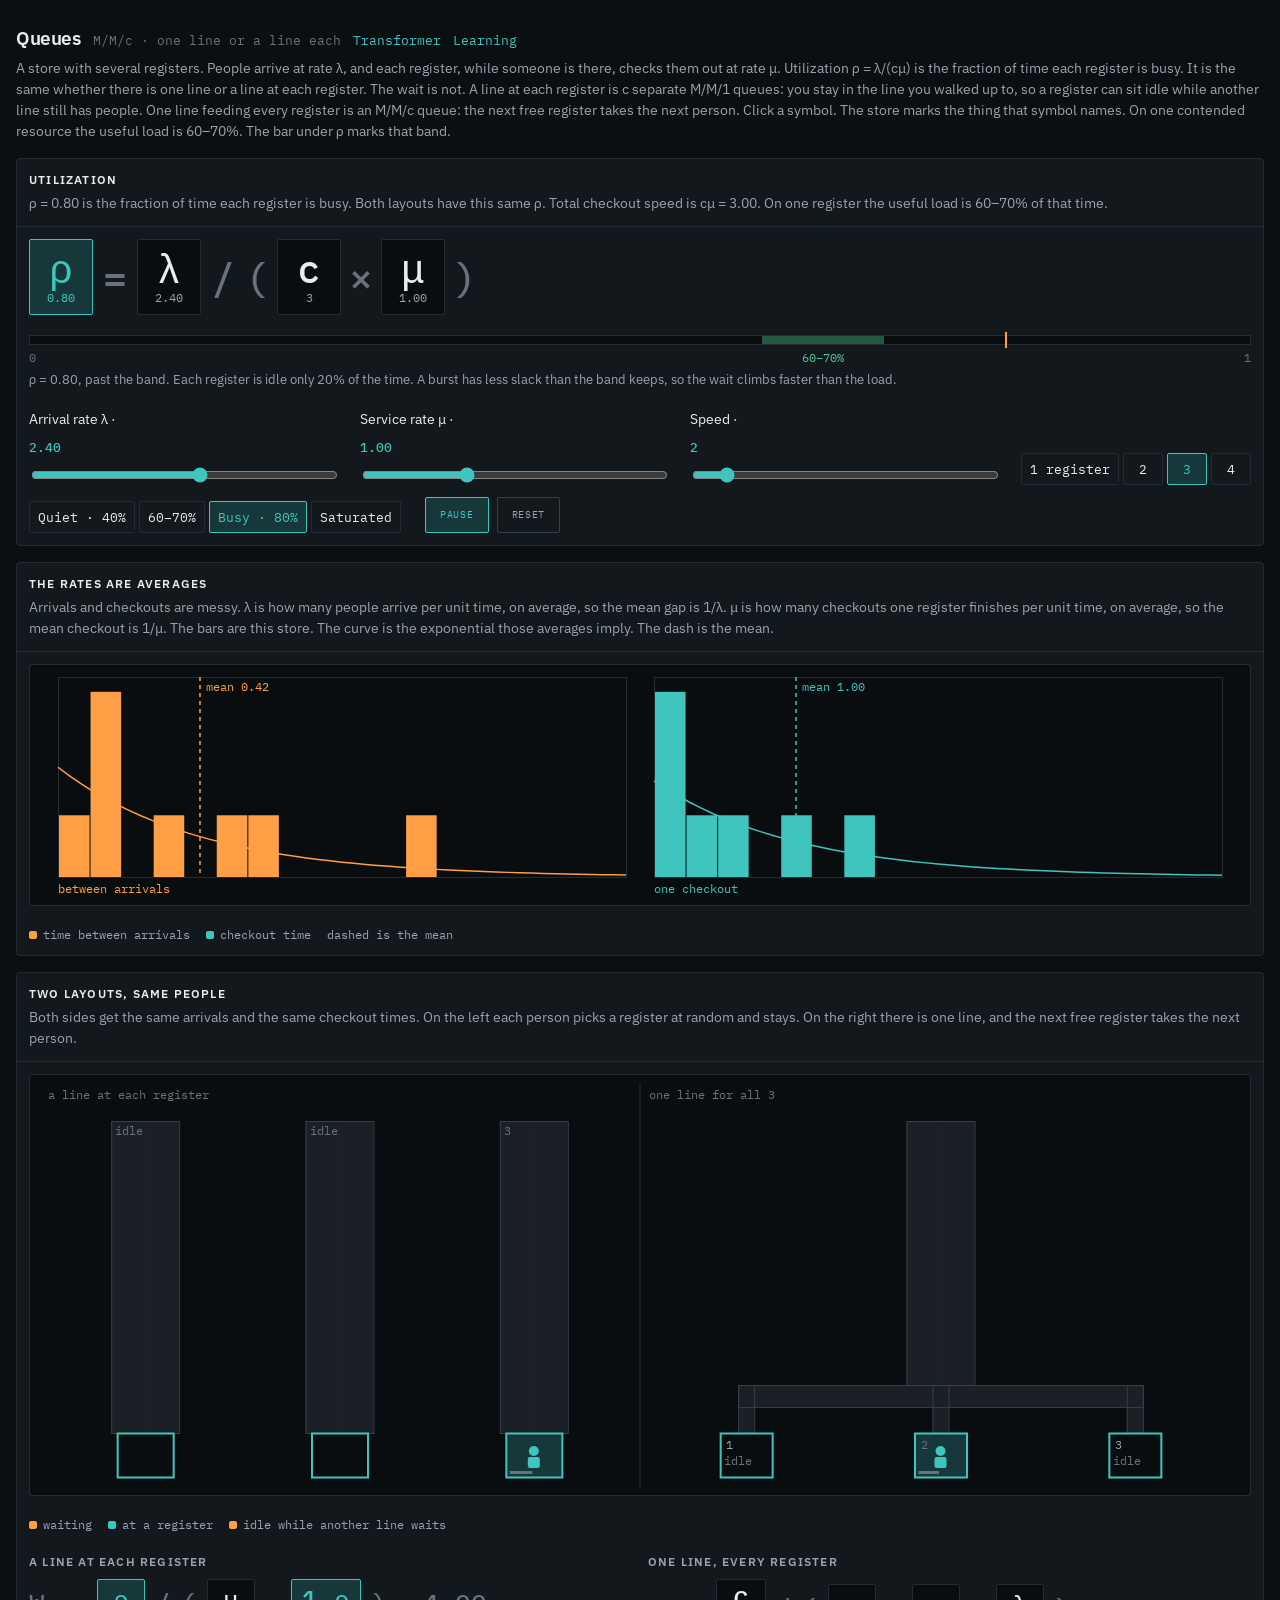
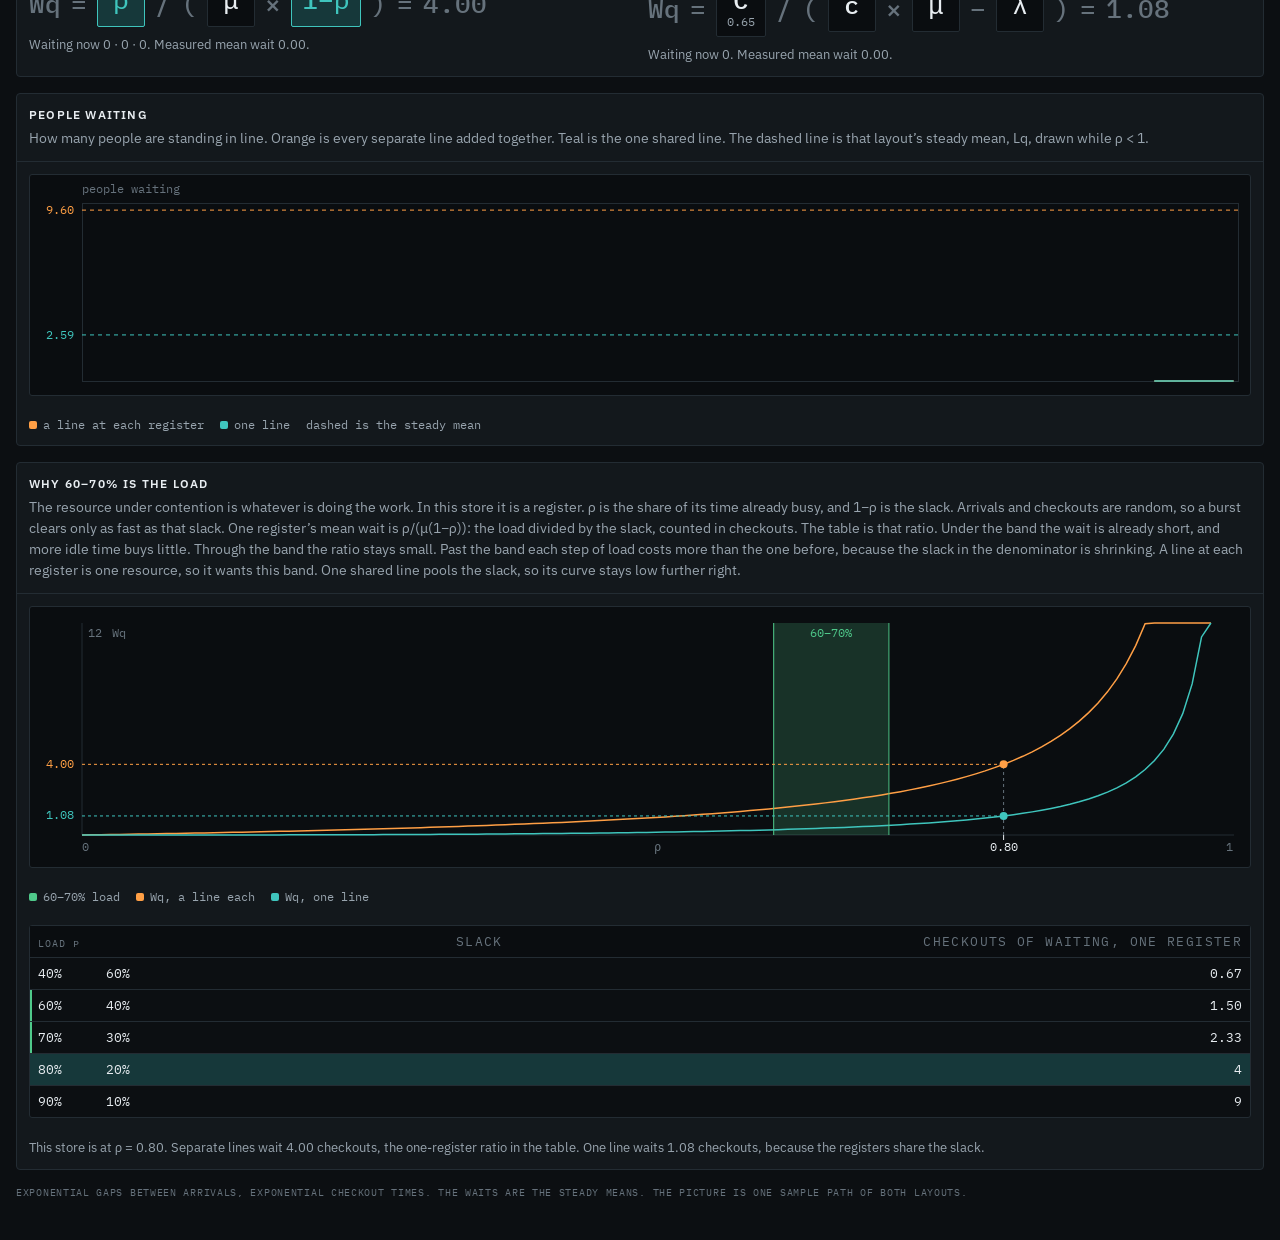
<file: transformers/queue/index.html>
<!doctype html>
<html lang="en">
<head>
<meta charset="utf-8">
<meta name="viewport" content="width=device-width, initial-scale=1">
<title>Queues</title>
<link rel="preconnect" href="https://fonts.googleapis.com">
<link rel="stylesheet" href="https://fonts.googleapis.com/css2?family=IBM+Plex+Mono:wght@400;500&family=IBM+Plex+Sans:wght@400;600&display=swap">
<link rel="stylesheet" href="../style.css">
<script type="module" src="src/app.js"></script>
</head>
<body>
<main class="page">

  <header class="head">
    <div class="head-row">
      <h1>Queues</h1>
      <span class="mono-id">M/M/c · one line or a line each</span>
      <a class="mono-id" href="../">Transformer</a>
      <a class="mono-id" href="../learn/">Learning</a>
    </div>
    <p class="muted">A store with several registers. People arrive at rate λ, and each register, while someone is there, checks them out at rate μ. Utilization ρ = λ/(cμ) is the fraction of time each register is busy. It is the same whether there is one line or a line at each register. The wait is not. A line at each register is c separate M/M/1 queues: you stay in the line you walked up to, so a register can sit idle while another line still has people. One line feeding every register is an M/M/c queue: the next free register takes the next person. Click a symbol. The store marks the thing that symbol names. On one contended resource the useful load is 60–70%. The bar under ρ marks that band.</p>
  </header>

  <section class="panel">
    <div class="panel-h">
      <h2>Utilization</h2>
      <p class="muted" id="formulaNote"></p>
    </div>
    <div class="panel-b">
      <div class="formula" id="formula">
        <button type="button" data-part="rho" aria-pressed="true"><span class="sym">ρ</span><span class="subn" id="nRho">—</span></button>
        <span class="op">=</span>
        <button type="button" data-part="lam"><span class="sym">λ</span><span class="subn" id="nLam">—</span></button>
        <span class="op">/</span>
        <span class="group">
          <span class="op">(</span>
          <button type="button" data-part="c"><span class="sym">c</span><span class="subn" id="nC">—</span></button>
          <span class="op">×</span>
          <button type="button" data-part="mu"><span class="sym">μ</span><span class="subn" id="nMu">—</span></button>
          <span class="op">)</span>
        </span>
      </div>
      <div class="load">
        <div class="load-track" aria-hidden="true">
          <i class="load-band"></i>
          <i class="load-mark" id="loadMark"></i>
        </div>
        <div class="load-scale" aria-hidden="true">
          <span class="zero">0</span>
          <span class="band">60–70%</span>
          <span class="one">1</span>
        </div>
        <p class="note" id="loadWhy"></p>
      </div>
      <div class="controls">
        <label class="stack grow">Arrival rate λ · <span id="lamText" class="step-name">2.40</span>
          <input id="lam" type="range" min="0.4" max="4" step="0.1" value="2.4" aria-label="Arrival rate">
        </label>
        <label class="stack grow">Service rate μ · <span id="muText" class="step-name">1.00</span>
          <input id="mu" type="range" min="0.5" max="2" step="0.1" value="1" aria-label="Service rate">
        </label>
        <label class="stack grow">Speed · <span id="spdText" class="step-name">2</span>
          <input id="spd" type="range" min="1" max="12" step="1" value="2" aria-label="Speed">
        </label>
        <div class="chips" id="counts">
          <button class="chip small" type="button" data-c="1">1 register</button>
          <button class="chip small" type="button" data-c="2">2</button>
          <button class="chip small" type="button" data-c="3">3</button>
          <button class="chip small" type="button" data-c="4">4</button>
        </div>
        <div class="chips" id="presets">
          <button class="chip small" type="button" data-l="1.2" data-m="1" data-c="3">Quiet · 40%</button>
          <button class="chip small" type="button" data-l="2" data-m="1" data-c="3">60–70%</button>
          <button class="chip small" type="button" data-l="2.4" data-m="1" data-c="3">Busy · 80%</button>
          <button class="chip small" type="button" data-l="3.6" data-m="1" data-c="3">Saturated</button>
        </div>
        <div class="row">
          <button id="run" class="btn pri" type="button">Pause</button>
          <button id="reset" class="btn" type="button">Reset</button>
        </div>
      </div>
    </div>
  </section>

  <section class="panel">
    <div class="panel-h">
      <h2>The rates are averages</h2>
      <p class="muted">Arrivals and checkouts are messy. λ is how many people arrive per unit time, on average, so the mean gap is 1/λ. μ is how many checkouts one register finishes per unit time, on average, so the mean checkout is 1/μ. The bars are this store. The curve is the exponential those averages imply. The dash is the mean.</p>
    </div>
    <div class="panel-b">
      <div class="viewport"><canvas id="dist" class="cv still dist" aria-label="Distributions of the time between arrivals and of checkout time. Each has a mean marked."></canvas></div>
      <div class="legend">
        <span><i style="background:var(--high)"></i>time between arrivals</span>
        <span><i style="background:var(--accent)"></i>checkout time</span>
        <span>dashed is the mean</span>
      </div>
    </div>
  </section>

  <section class="panel">
    <div class="panel-h">
      <h2>Two layouts, same people</h2>
      <p class="muted">Both sides get the same arrivals and the same checkout times. On the left each person picks a register at random and stays. On the right there is one line, and the next free register takes the next person.</p>
    </div>
    <div class="panel-b">
      <div class="viewport"><canvas id="store" class="cv still store" tabindex="0" aria-label="Two supermarkets. The left has a line at each register. The right has one line and several registers."></canvas></div>
      <div class="legend">
        <span><i style="background:var(--high)"></i>waiting</span>
        <span><i style="background:var(--accent)"></i>at a register</span>
        <span><i style="background:var(--high)"></i>idle while another line waits</span>
      </div>
      <div class="pair">
        <div class="stack">
          <button type="button" class="layout" data-part="lanes">A line at each register</button>
          <div class="formula sub">
            <span class="op">Wq</span>
            <span class="op">=</span>
            <button type="button" data-part="rho"><span class="sym">ρ</span></button>
            <span class="op">/</span>
            <span class="op">(</span>
            <button type="button" data-part="mu"><span class="sym">μ</span></button>
            <span class="op">×</span>
            <button type="button" data-part="rho"><span class="sym">1−ρ</span></button>
            <span class="op">)</span>
            <span class="op">=</span>
            <span class="op" id="wLanes">—</span>
          </div>
          <p class="note" id="measLanes"></p>
        </div>
        <div class="stack">
          <button type="button" class="layout" data-part="shared">One line, every register</button>
          <div class="formula sub">
            <span class="op">Wq</span>
            <span class="op">=</span>
            <button type="button" data-part="pool"><span class="sym">C</span><span class="subn" id="nErlang">—</span></button>
            <span class="op">/</span>
            <span class="op">(</span>
            <button type="button" data-part="c"><span class="sym">c</span></button>
            <span class="op">×</span>
            <button type="button" data-part="mu"><span class="sym">μ</span></button>
            <span class="op">−</span>
            <button type="button" data-part="lam"><span class="sym">λ</span></button>
            <span class="op">)</span>
            <span class="op">=</span>
            <span class="op" id="wShared">—</span>
          </div>
          <p class="note" id="measShared"></p>
        </div>
      </div>
    </div>
  </section>

  <section class="panel">
    <div class="panel-h">
      <h2>People waiting</h2>
      <p class="muted">How many people are standing in line. Orange is every separate line added together. Teal is the one shared line. The dashed line is that layout’s steady mean, Lq, drawn while ρ &lt; 1.</p>
    </div>
    <div class="panel-b">
      <div class="viewport"><canvas id="trace" class="cv still trace" aria-label="People waiting over time. Orange is a line at each register. Teal is one shared line. Each dashed mean is numbered on the left."></canvas></div>
      <div class="legend">
        <span><i style="background:var(--high)"></i>a line at each register</span>
        <span><i style="background:var(--accent)"></i>one line</span>
        <span>dashed is the steady mean</span>
      </div>
    </div>
  </section>

  <section class="panel">
    <div class="panel-h">
      <h2>Why 60–70% is the load</h2>
      <p class="muted">The resource under contention is whatever is doing the work. In this store it is a register. ρ is the share of its time already busy, and 1−ρ is the slack. Arrivals and checkouts are random, so a burst clears only as fast as that slack. One register’s mean wait is ρ/(μ(1−ρ)): the load divided by the slack, counted in checkouts. The table is that ratio. Under the band the wait is already short, and more idle time buys little. Through the band the ratio stays small. Past the band each step of load costs more than the one before, because the slack in the denominator is shrinking. A line at each register is one resource, so it wants this band. One shared line pools the slack, so its curve stays low further right.</p>
    </div>
    <div class="panel-b">
      <div class="viewport"><canvas id="knee" class="cv still knee" aria-label="Mean wait against utilization. Lines from this store’s dots meet the wait on the left and the utilization on the bottom. A band marks 60 to 70 percent."></canvas></div>
      <div class="legend">
        <span><i style="background:var(--ok)"></i>60–70% load</span>
        <span><i style="background:var(--high)"></i>Wq, a line each</span>
        <span><i style="background:var(--accent)"></i>Wq, one line</span>
      </div>
      <div class="table" id="bandTable">
        <div class="tr th">
          <span class="lbl" style="flex:1">load ρ</span>
          <span class="lbl num">slack</span>
          <span class="lbl num wide">checkouts of waiting, one register</span>
        </div>
        <div class="tr" data-lo="0" data-hi="0.6"><span class="mono">40%</span><span class="num">60%</span><span class="num wide">0.67</span></div>
        <div class="tr band" data-lo="0.6" data-hi="0.65"><span class="mono">60%</span><span class="num">40%</span><span class="num wide">1.50</span></div>
        <div class="tr band" data-lo="0.65" data-hi="0.7"><span class="mono">70%</span><span class="num">30%</span><span class="num wide">2.33</span></div>
        <div class="tr" data-lo="0.7" data-hi="0.85"><span class="mono">80%</span><span class="num">20%</span><span class="num wide">4</span></div>
        <div class="tr" data-lo="0.85" data-hi="1"><span class="mono">90%</span><span class="num">10%</span><span class="num wide">9</span></div>
      </div>
      <p class="note" id="kneeWhy"></p>
    </div>
  </section>

  <p class="foot">Exponential gaps between arrivals, exponential checkout times. The waits are the steady means. The picture is one sample path of both layouts.</p>

</main>
</body>
</html>
</file>
<file: transformers/style.css>
/* rAIdteam design tokens (dark only). Flat surfaces, 1px hairlines, square radii, one interactive hue. */
:root {
  --bg: #0c0f12; --panel: #13181c; --raised: #1a2026; --sunk: #0a0d10;
  --fg: #e8edf1; --muted: #98a4ae; --faint: #66727c;
  --rule: #232c33; --rule-hi: #33404a;
  --accent: #3fc5bd; --accent-dim: #16383a;
  --crit: #ff6b63; --high: #ff9f45; --med: #e8c44a; --low: #7f8b95; --ok: #4fc98a; --absent: #b07a8a;
  --r-sm: 2px; --r-md: 3px; --r-lg: 4px;
  --sans: "IBM Plex Sans", ui-sans-serif, system-ui, sans-serif;
  --mono: "IBM Plex Mono", ui-monospace, SFMono-Regular, Menlo, monospace;
  color-scheme: dark;
}
* { box-sizing: border-box; }
body { margin: 0; background: var(--bg); color: var(--fg); font: 400 14px/21px var(--sans); }
button { font: inherit; color: inherit; }
a { color: var(--accent); }
a.mono-id { color: var(--accent); text-decoration: none; }
a.mono-id:hover { text-decoration: underline; }
:focus-visible { outline: 2px solid var(--accent); outline-offset: 1px; }
[hidden] { display: none !important; }

.page { margin: 0 auto; padding: 24px 16px 40px; display: flex; flex-direction: column; gap: 16px; }
.head { display: flex; flex-direction: column; gap: 6px; }
.head-row { display: flex; flex-wrap: wrap; align-items: baseline; gap: 4px 12px; }
h1 { margin: 0; font-size: 19px; line-height: 28px; font-weight: 600; letter-spacing: -0.02em; }
h2 { margin: 0; font-size: 12px; line-height: 18px; font-weight: 600; letter-spacing: .1em; text-transform: uppercase; }
p { margin: 0; }
.mono-id { font: 400 12.5px/19px var(--mono); color: var(--faint); }
.muted { color: var(--muted); }
.small { font-size: 12.5px; line-height: 19px; }
.note { color: var(--muted); font-size: 12.5px; line-height: 19px; }
.foot { color: var(--faint); font: 400 10px/14px var(--mono); letter-spacing: .07em; text-transform: uppercase; }
.lbl { font: 400 9.5px/14px var(--mono); letter-spacing: .11em; text-transform: uppercase; color: var(--faint); }

.panel { background: var(--panel); border: 1px solid var(--rule); border-radius: var(--r-lg); }
.panel-h { padding: 12px; border-bottom: 1px solid var(--rule); display: flex; flex-direction: column; gap: 4px; }
.panel-b { padding: 12px; display: flex; flex-direction: column; gap: 20px; min-width: 0; }
.ctx, .gate { padding: 12px; display: flex; flex-wrap: wrap; gap: 16px 24px; align-items: flex-end; justify-content: space-between; }
.stack { display: flex; flex-direction: column; gap: 8px; min-width: 0; }
.stack.tight { gap: 2px; }
.col { display: flex; flex-direction: column; gap: 20px; min-width: 0; }
.row { display: flex; gap: 8px; align-items: center; }
.grow { flex: 1 1 260px; }
.spread { display: flex; justify-content: space-between; gap: 8px; }
.controls { display: flex; flex-wrap: wrap; gap: 12px 24px; align-items: flex-end; }
.chips { display: flex; flex-wrap: wrap; gap: 4px; }
.scroll { overflow-x: auto; }

.btn { cursor: pointer; background: var(--panel); border: 1px solid var(--rule-hi); color: var(--muted); border-radius: var(--r-sm); padding: 10px 14px; font: 400 10px/14px var(--mono); letter-spacing: .07em; text-transform: uppercase; }
.btn:hover:not(:disabled) { background: var(--raised); color: var(--fg); }
.btn.pri { background: var(--accent-dim); border-color: var(--accent); color: var(--accent); }
.btn:disabled { opacity: .5; cursor: not-allowed; }
.chip { cursor: pointer; display: flex; flex-direction: column; align-items: center; background: var(--panel); border: 1px solid var(--rule); color: var(--fg); border-radius: var(--r-sm); padding: 6px 10px; min-width: 48px; min-height: 48px; font: 400 13px/19px var(--mono); }
.chip:hover { background: var(--raised); }
.chip.on { background: var(--accent-dim); border-color: var(--accent); color: var(--accent); }
.chip.small { min-height: 32px; min-width: 40px; padding: 2px 8px; font-size: 12.5px; flex-direction: row; gap: 6px; align-items: center; justify-content: center; }
.tabs { display: grid; grid-template-columns: repeat(auto-fit, minmax(min(130px, 100%), 1fr)); gap: 1px; background: var(--rule); border: 1px solid var(--rule); border-radius: var(--r-lg); overflow: hidden; }
.tab { cursor: pointer; display: flex; gap: 8px; align-items: baseline; background: var(--panel); border: 0; color: var(--muted); padding: 14px; text-align: left; font: 600 12px/18px var(--sans); letter-spacing: .1em; text-transform: uppercase; }
.tab i { font: 400 11px/18px var(--mono); color: var(--faint); font-style: normal; }
.tab:hover { background: var(--raised); color: var(--fg); }
.tab.on { background: var(--sunk); color: var(--accent); }
.check { display: flex; gap: 8px; align-items: center; cursor: pointer; color: var(--muted); font-size: 12.5px; line-height: 19px; min-height: 32px; }
input[type=range] { accent-color: var(--accent); width: 100%; }
input[type=checkbox] { accent-color: var(--accent); width: 16px; height: 16px; margin: 0; }
.text { background: var(--sunk); border: 1px solid var(--rule-hi); color: var(--fg); border-radius: var(--r-sm); padding: 8px 10px; font: 400 13px/19px var(--mono); min-width: 0; flex: 1; }
textarea.text { resize: vertical; width: 100%; }

/* tables drawn by hairlines */
.table { display: flex; flex-direction: column; border: 1px solid var(--rule); border-radius: var(--r-md); background: var(--bg); }
.tr { display: flex; gap: 12px; align-items: center; padding: 6px 8px; border-bottom: 1px solid var(--rule); width: 100%; text-align: left; }
.tr:last-child { border-bottom: 0; }
.th { background: var(--sunk); align-items: flex-end; }
.tr.on { background: var(--accent-dim); }
button.tr { cursor: pointer; background: transparent; border: 0; border-bottom: 1px solid var(--rule); }
button.tr:hover { background: var(--raised); }
button.tr.on { background: var(--accent-dim); }
button.tr:last-child { border-bottom: 0; }
.mono { font: 400 13px/19px var(--mono); }
.num { font: 400 12.5px/19px var(--mono); text-align: right; flex: 0 0 56px; }
.num.wide { flex: 1 1 auto; margin-left: auto; padding-left: 12px; }
.bar { flex: 1 1 0; height: 6px; background: var(--sunk); }
.bar.tall { height: 8px; }
.bar > i { display: block; height: 100%; background: var(--accent); }
.bar > i.grey { background: var(--muted); }
.step-name { font: 500 12.5px/19px var(--mono); color: var(--accent); }

/* embedding strips: one row per token, one pixel column per dimension */
.strip { display: flex; border: 1px solid var(--rule); border-radius: var(--r-md); background: var(--sunk); }
.strip-l { flex: 0 0 120px; display: flex; flex-direction: column; border-right: 1px solid var(--rule); }
.strip-l > div, .strip-l > button { display: flex; align-items: center; justify-content: space-between; gap: 6px; padding: 0 8px; font: 400 11.5px/17px var(--mono); overflow: hidden; white-space: nowrap; }
.strip-l > button { border: 0; background: transparent; color: inherit; cursor: pointer; text-align: left; }
.strip-l > button:hover { background: var(--raised); }
.strip-l > .on { background: var(--accent-dim); color: var(--accent); }
.strip canvas { flex: 1 1 0; min-width: 0; display: block; image-rendering: pixelated; }

/* heatmap */
.heat { min-width: 480px; display: flex; flex-direction: column; gap: 1px; background: var(--rule); border: 1px solid var(--rule); border-radius: var(--r-md); }
.heat-r { display: flex; gap: 1px; }
.heat-r.hrow { background: var(--sunk); }
.heat .hc { flex: 1 1 0; min-width: 0; text-align: center; font: 400 10.5px/17px var(--mono); padding: 6px 0; overflow: hidden; }
.hd { flex: 1 1 0; min-width: 0; height: 76px; padding: 6px 0; display: flex; align-items: center; justify-content: flex-start; writing-mode: vertical-rl; transform: rotate(180deg); white-space: nowrap; overflow: hidden; text-overflow: ellipsis; font: 400 11.5px/17px var(--mono); color: var(--muted); }
.rowbtn { cursor: pointer; flex: 0 0 72px; background: var(--sunk); border: 0; color: var(--muted); text-align: right; padding: 0 8px; min-height: 30px; font: 400 11.5px/17px var(--mono); white-space: nowrap; overflow: hidden; text-overflow: ellipsis; }
button.hd, button.hh { border: 0; background: transparent; cursor: pointer; }
.hd:hover, .hh:hover { color: var(--fg); }
.rowbtn:hover { color: var(--fg); background: var(--raised); }
.rowbtn.on { background: var(--accent-dim); color: var(--accent); }

.viewport { border: 1px solid var(--rule); border-radius: var(--r-md); background: var(--sunk); overflow: hidden; }
.cv { display: block; width: 100%; height: 520px; cursor: grab; touch-action: none; }
.cv.still { cursor: default; }
.cv.store { height: 420px; cursor: pointer; }
.cv.trace { height: 220px; }
.cv.knee { height: 260px; }
.cv.dist { height: 240px; }
.formula { display: flex; flex-wrap: wrap; align-items: center; gap: 8px 10px; }
.formula .group { display: inline-flex; align-items: center; gap: 8px; }
.formula button { display: flex; flex-direction: column; align-items: center; gap: 2px; min-width: 64px; min-height: 76px; cursor: pointer; background: var(--sunk); border: 1px solid var(--rule); color: var(--fg); border-radius: var(--r-sm); padding: 8px 14px 6px; }
.formula .sym { font: 500 40px/1 var(--mono); }
.formula .subn { font: 400 12px/16px var(--mono); color: var(--muted); }
.formula .op { font: 500 40px/1 var(--mono); color: var(--faint); }
.formula button.on, .formula button:hover { background: var(--accent-dim); border-color: var(--accent); color: var(--accent); }
.formula button.on .subn, .formula button:hover .subn { color: var(--accent); }
.formula.sub .sym, .formula.sub .op { font-size: 26px; }
.formula.sub button { min-width: 48px; min-height: 48px; padding: 6px 10px; }
.layout { cursor: pointer; text-align: left; background: transparent; border: 0; padding: 0; color: var(--muted); font: 600 12px/18px var(--sans); letter-spacing: .1em; text-transform: uppercase; }
.layout.on, .layout:hover { color: var(--accent); }
.pair { display: grid; grid-template-columns: 1fr 1fr; gap: 16px; }
@media (max-width: 720px) { .pair { grid-template-columns: 1fr; } .formula .sym, .formula .op { font-size: 32px; } }
.cv:active { cursor: grabbing; }
.faint { color: var(--faint); }
.chip.sp:not(.on) > span:first-child { color: var(--med); }
button.hc { border: 0; cursor: pointer; color: var(--fg); }
.hc.on { outline: 2px solid var(--accent); outline-offset: -2px; }
.hh { flex: 1 1 0; min-width: 0; text-align: center; font: 400 10.5px/17px var(--mono); color: var(--muted); padding: 4px 0; }
.chip.gen:not(.on) { color: var(--accent); }
.legend { display: flex; flex-wrap: wrap; gap: 4px 16px; }
.legend > span { display: flex; gap: 6px; align-items: center; font: 400 11.5px/17px var(--mono); color: var(--muted); }
.legend i { display: block; width: 8px; height: 8px; border-radius: var(--r-sm); }
.load { display: flex; flex-direction: column; gap: 4px; }
.load-track { position: relative; height: 10px; background: var(--sunk); border: 1px solid var(--rule); }
.load-band { position: absolute; left: 60%; width: 10%; top: 0; bottom: 0; background: var(--ok); opacity: .4; }
.load-mark { position: absolute; top: -4px; bottom: -4px; width: 2px; margin-left: -1px; background: var(--accent); }
.load-mark.over { background: var(--high); }
.load-mark.past { background: var(--crit); }
.load-scale { position: relative; height: 17px; font: 400 11.5px/17px var(--mono); color: var(--faint); }
.load-scale .zero { position: absolute; left: 0; }
.load-scale .one { position: absolute; right: 0; }
.load-scale .band { position: absolute; left: 65%; transform: translateX(-50%); color: var(--ok); }
#bandTable .tr.band { box-shadow: inset 2px 0 0 var(--ok); }

.sents { display: flex; flex-direction: column; gap: 6px; }
.sent { display: flex; gap: 8px; align-items: center; padding: 4px; border-radius: var(--r-sm); }
.sent.on { background: var(--accent-dim); }
.toks { display: flex; flex-wrap: wrap; gap: 4px; flex: 1; min-width: 0; }
.tok { flex: 1 1 88px; min-width: 0; display: flex; flex-direction: column; gap: 6px; background: var(--sunk); border: 1px solid var(--rule); border-radius: var(--r-sm); padding: 8px 8px 6px; cursor: pointer; font: 400 13px/19px var(--mono); color: var(--fg); text-align: left; }
.mono.clip { flex: 1 1 180px; min-width: 0; overflow: hidden; text-overflow: ellipsis; white-space: nowrap; }
.tok.on { border-color: var(--accent); color: var(--accent); }
.tok:hover { background: var(--raised); }
.meter { display: block; height: 8px; background: var(--panel); }
.meter > i { display: block; height: 100%; }
.signed { flex: 1; display: flex; height: 8px; background: var(--sunk); }
.signed .half { flex: 1; display: flex; height: 100%; }
.signed .neg { justify-content: flex-end; }
.signed .half > i { display: block; height: 100%; }
.signed .neg > i { background: var(--high); }
.signed .pos > i { background: var(--accent); }
.lbl.hot { color: var(--accent); }
.bop { color: var(--accent); font: 500 16px/1 var(--mono); }
.vbars { display: flex; gap: 2px; align-items: flex-end; }
.vcol { flex: 1; min-width: 0; display: flex; flex-direction: column; gap: 3px; }
.vcol .half { height: 44px; display: flex; flex-direction: column; background: var(--sunk); }
.vcol .up { justify-content: flex-end; border-bottom: 1px solid var(--rule-hi); }
.vcol .dn { justify-content: flex-start; }
.vcol i { display: block; width: 100%; }
.vcol .up i { background: var(--accent); }
.vcol .dn i { background: var(--high); }
.vcol.on .vlbl { color: var(--accent); }
.vlbl { text-align: center; font: 400 10px/12px var(--mono); color: var(--faint); overflow: hidden; white-space: nowrap; }
.vbars.words .half { height: 72px; }
.vlbl.vert { writing-mode: vertical-rl; transform: rotate(180deg); height: 48px; align-self: center; }
.addpic { display: flex; flex-wrap: wrap; gap: 8px 10px; align-items: center; }
.addpic > .stack { flex: 1 1 200px; min-width: 0; }
</file>
